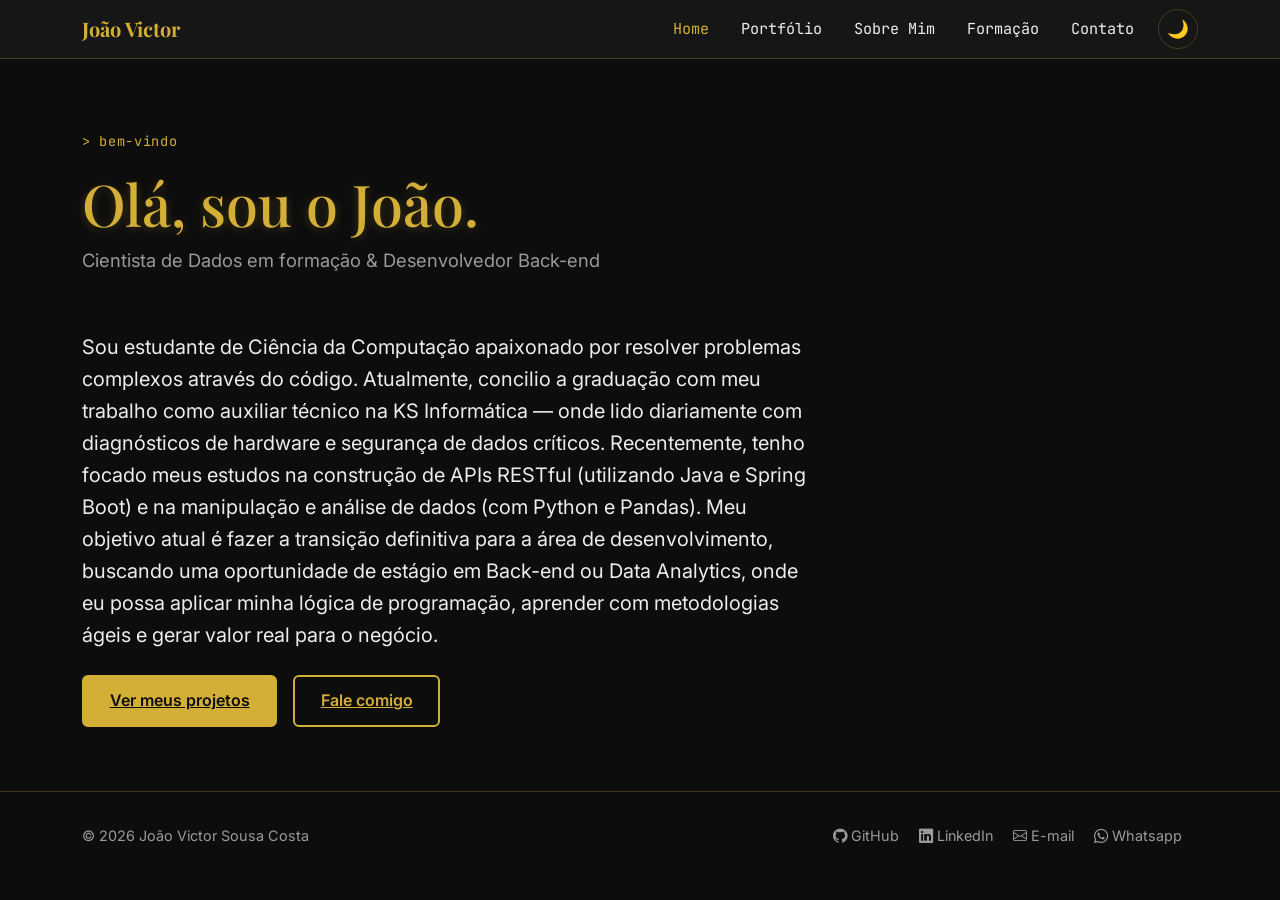
<file: index.html>
<!DOCTYPE html>
<html lang="pt-br">
<head>
  <meta charset="UTF-8">
  <meta name="viewport" content="width=device-width, initial-scale=1.0">
  <title>Home - João Victor</title>

  <!-- Bootstrap 5: nos dá a navbar responsiva, o grid e o modal prontos -->
  <link rel="stylesheet" href="https://cdn.jsdelivr.net/npm/bootstrap@5.3.3/dist/css/bootstrap.min.css">
  <!-- Ícones (usados no rodapé, para GitHub/LinkedIn/E-mail) -->
  <link rel="stylesheet" href="https://cdn.jsdelivr.net/npm/bootstrap-icons@1.11.3/font/bootstrap-icons.css">
  <!-- Fontes do Google Fonts -->
  <link rel="preconnect" href="https://fonts.googleapis.com">
  <link href="https://fonts.googleapis.com/css2?family=Playfair+Display:wght@600;700&family=Inter:wght@400;500&family=JetBrains+Mono:wght@400;500&display=swap" rel="stylesheet">
  <!-- Nosso CSS por cima do Bootstrap (a ordem importa: o nosso vem depois) -->
  <link rel="stylesheet" href="css/estilo.css">
</head>
<body>

  <!-- ====================== NAVBAR ======================
      Isso é um componente PRONTO do Bootstrap. Os atributos
      data-bs-toggle="collapse" e data-bs-target="#menu-lista" são o
      que faz o menu virar um "hamburguer" sozinho em telas pequenas,
      sem precisarmos escrever JavaScript para isso. -->
  <nav class="navbar navbar-expand-md navbar-portfolio sticky-top">
    <div class="container">
      <a class="navbar-brand" href="index.html">João Victor</a>

      <button class="navbar-toggler" type="button" data-bs-toggle="collapse" data-bs-target="#menu-lista" aria-label="Abrir menu">
        <span class="navbar-toggler-icon"></span>
      </button>

      <div class="collapse navbar-collapse" id="menu-lista">
        <ul class="navbar-nav ms-auto align-items-md-center gap-md-3">
          <li class="nav-item"><a class="nav-link active" href="index.html">Home</a></li>
          <li class="nav-item"><a class="nav-link" href="portfolio.html">Portfólio</a></li>
          <li class="nav-item"><a class="nav-link" href="sobreMim.html">Sobre Mim</a></li>
          <li class="nav-item"><a class="nav-link" href="formacao.html">Formação</a></li>
          <li class="nav-item"><a class="nav-link" href="contato.html">Contato</a></li>
          <li class="nav-item mt-2 mt-md-0">
            <!-- Botão de tema: o script.js escuta o clique aqui -->
            <button id="btn-tema" class="btn-tema" aria-label="Mudar para modo claro">🌙</button>
          </li>
        </ul>
      </div>
    </div>
  </nav>

  <!-- ====================== CONTEÚDO ====================== -->
  <main class="container">
    <section class="hero">
      <p class="eyebrow">bem-vindo</p>
      <h1>Olá, sou o João.</h1>
      <p class="subtitulo">Cientista de Dados em formação &amp; Desenvolvedor Back-end</p>
    </section>

    <section class="row">
      <div class="col-lg-8">
        <p class="fs-5">
          Sou estudante de Ciência da Computação apaixonado por resolver problemas complexos através do código.
          Atualmente, concilio a graduação com meu trabalho como auxiliar técnico na KS Informática
          — onde lido diariamente com diagnósticos de hardware e segurança de dados críticos. 
          Recentemente, tenho focado meus estudos na construção de APIs RESTful (utilizando Java e Spring Boot)
          e na manipulação e análise de dados (com Python e Pandas).
          Meu objetivo atual é fazer a transição definitiva para a área de desenvolvimento, buscando uma oportunidade de estágio em Back-end ou Data Analytics,
          onde eu possa aplicar minha lógica de programação, aprender com metodologias ágeis e gerar valor real para o negócio.
        </p>

        <div class="d-flex flex-wrap gap-3 mt-4">
          <a href="portfolio.html" class="btn-dourado">Ver meus projetos</a>
          <a href="contato.html" class="btn-vazado">Fale comigo</a>
        </div>
      </div>
    </section>
  </main>

  <!-- ====================== RODAPÉ ======================
      Repetido em todas as páginas, para os links de contato
      estarem sempre visíveis, sem precisar entrar em Contato. -->
  <footer class="footer-portfolio">
    <div class="container d-flex flex-wrap justify-content-between gap-2">
      <span>&copy; 2026 João Victor Sousa Costa</span>
      <div>
        <a href="https://github.com/Jaum-dev" target="_blank"><i class="bi bi-github"></i> GitHub</a>
        <a href="https://www.linkedin.com/in/joao-victor-sousa-costa" target="_blank"><i class="bi bi-linkedin"></i> LinkedIn</a>
        <a href="mailto:Jaum.dev@outlook.com"><i class="bi bi-envelope"></i> E-mail</a>
        <a href="https://wa.me/5585997731552" target="_blank"><i class="bi bi-whatsapp"></i> Whatsapp</a>
      </div>
    </div>
  </footer>

  <!-- Bootstrap JS (precisa vir ANTES do nosso script.js, pois o
      script.js usa "bootstrap.Modal" na página de contato) -->
  <script src="https://cdn.jsdelivr.net/npm/bootstrap@5.3.3/dist/js/bootstrap.bundle.min.js"></script>
  <script src="js/script.js"></script>
</body>
</html>
</file>
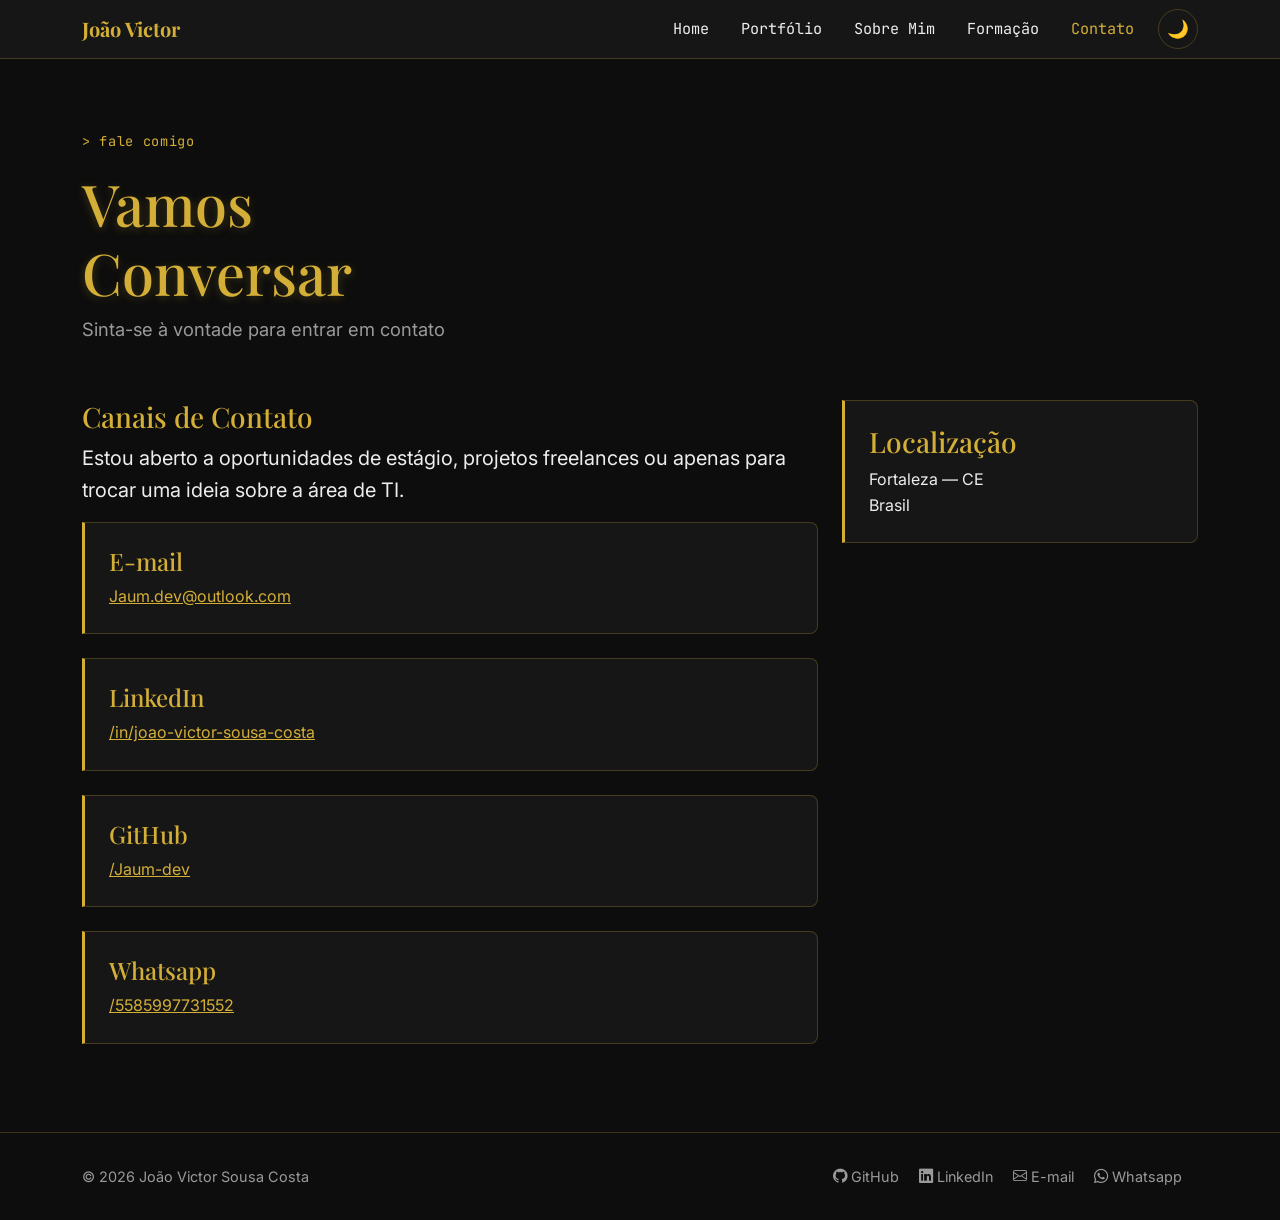
<file: contato.html>
<!DOCTYPE html>
<html lang="pt-br">
<head>
  <meta charset="UTF-8">
  <meta name="viewport" content="width=device-width, initial-scale=1.0">
  <title>Contato - João Victor</title>
  <link rel="stylesheet" href="https://cdn.jsdelivr.net/npm/bootstrap@5.3.3/dist/css/bootstrap.min.css">
  <link rel="stylesheet" href="https://cdn.jsdelivr.net/npm/bootstrap-icons@1.11.3/font/bootstrap-icons.css">
  <link rel="preconnect" href="https://fonts.googleapis.com">
  <link href="https://fonts.googleapis.com/css2?family=Playfair+Display:wght@600;700&family=Inter:wght@400;500&family=JetBrains+Mono:wght@400;500&display=swap" rel="stylesheet">
  <link rel="stylesheet" href="css/estilo.css">
</head>
<body>

  <nav class="navbar navbar-expand-md navbar-portfolio sticky-top">
    <div class="container">
      <a class="navbar-brand" href="index.html">João Victor</a>
      <button class="navbar-toggler" type="button" data-bs-toggle="collapse" data-bs-target="#menu-lista" aria-label="Abrir menu">
        <span class="navbar-toggler-icon"></span>
      </button>
      <div class="collapse navbar-collapse" id="menu-lista">
        <ul class="navbar-nav ms-auto align-items-md-center gap-md-3">
          <li class="nav-item"><a class="nav-link" href="index.html">Home</a></li>
          <li class="nav-item"><a class="nav-link" href="portfolio.html">Portfólio</a></li>
          <li class="nav-item"><a class="nav-link" href="sobreMim.html">Sobre Mim</a></li>
          <li class="nav-item"><a class="nav-link" href="formacao.html">Formação</a></li>
          <li class="nav-item"><a class="nav-link active" href="contato.html">Contato</a></li>
          <li class="nav-item mt-2 mt-md-0">
            <button id="btn-tema" class="btn-tema" aria-label="Mudar para modo claro">🌙</button>
          </li>
        </ul>
      </div>
    </div>
  </nav>

  <main class="container">
    <section class="hero">
      <p class="eyebrow">fale comigo</p>
      <h1>Vamos<br>Conversar</h1>
      <p class="subtitulo">Sinta-se à vontade para entrar em contato</p>
    </section>

    <div class="row g-4">
      <div class="col-lg-8">
        <h3 class="titulo1">Canais de Contato</h3>
        <p class="fs-5">
          Estou aberto a oportunidades de estágio, projetos freelances ou apenas
          para trocar uma ideia sobre a área de TI.
        </p>

        <div class="card-portfolio">
          <h4>E-mail</h4>
          <p class="mb-0"><a href="mailto:Jaum.dev@outlook.com">Jaum.dev@outlook.com</a></p>
        </div>
        <div class="card-portfolio">
          <h4>LinkedIn</h4>
          <p class="mb-0"><a href="https://www.linkedin.com/in/joao-victor-sousa-costa" target="_blank">/in/joao-victor-sousa-costa</a></p>
        </div>
        <div class="card-portfolio">
          <h4>GitHub</h4>
          <p class="mb-0"><a href="https://github.com/Jaum-dev" target="_blank">/Jaum-dev</a></p>
        </div>
        <div class="card-portfolio">
          <h4>Whatsapp</h4>
          <p class="mb-0"><a href="https://wa.me/5585997731552" target="_blank">/5585997731552</a></p>
        </div>

      </div>

      <div class="col-lg-4">
        <div class="card-portfolio">
          <h3>Localização</h3>
          <p class="mb-0">Fortaleza — CE<br>Brasil</p>
        </div>
      </div>
    </div>
  </main>

  <footer class="footer-portfolio">
    <div class="container d-flex flex-wrap justify-content-between gap-2">
      <span>&copy; 2026 João Victor Sousa Costa</span>
      <div>
        <a href="https://github.com/Jaum-dev" target="_blank"><i class="bi bi-github"></i> GitHub</a>
        <a href="https://www.linkedin.com/in/joao-victor-sousa-costa" target="_blank"><i class="bi bi-linkedin"></i> LinkedIn</a>
        <a href="mailto:Jaum.dev@outlook.com"><i class="bi bi-envelope"></i> E-mail</a>
        <a href="https://wa.me/5585997731552" target="_blank"><i class="bi bi-whatsapp"></i> Whatsapp</a>
      </div>
    </div>
  </footer>

  <!-- ====================== MODAL DE CONTATO ======================
      Estrutura padrão do Bootstrap para modal. tabindex="-1" e os
      atributos aria-* são para acessibilidade (leitores de tela). -->
  <div class="modal fade" id="modal-contato" tabindex="-1" aria-labelledby="modal-contato-titulo" aria-hidden="true">
    <div class="modal-dialog modal-dialog-centered">
      <div class="modal-content">
        <div class="modal-header">
          <h3 class="modal-title" id="modal-contato-titulo">Mande uma mensagem</h3>
          <button type="button" class="btn-close" data-bs-dismiss="modal" aria-label="Fechar"></button>
        </div>
        <div class="modal-body">
          <form id="form-contato" novalidate>
            <div class="mb-3">
              <label for="nome" class="form-label">Nome</label>
              <input type="text" id="nome" class="form-control" placeholder="Seu nome completo">
            </div>
            <div class="mb-3">
              <label for="email" class="form-label">E-mail</label>
              <input type="email" id="email" class="form-control" placeholder="usuario@dominio.com">
            </div>
            <div class="mb-3">
              <label for="mensagem" class="form-label">Mensagem</label>
              <textarea id="mensagem" class="form-control" rows="4" placeholder="Como posso ajudar?"></textarea>
            </div>
            <button type="submit" class="btn-dourado w-100">Enviar Agora</button>
          </form>
        </div>
      </div>
    </div>
  </div>

  <script src="https://cdn.jsdelivr.net/npm/bootstrap@5.3.3/dist/js/bootstrap.bundle.min.js"></script>
  <script src="js/script.js"></script>
</body>
</html>
</file>
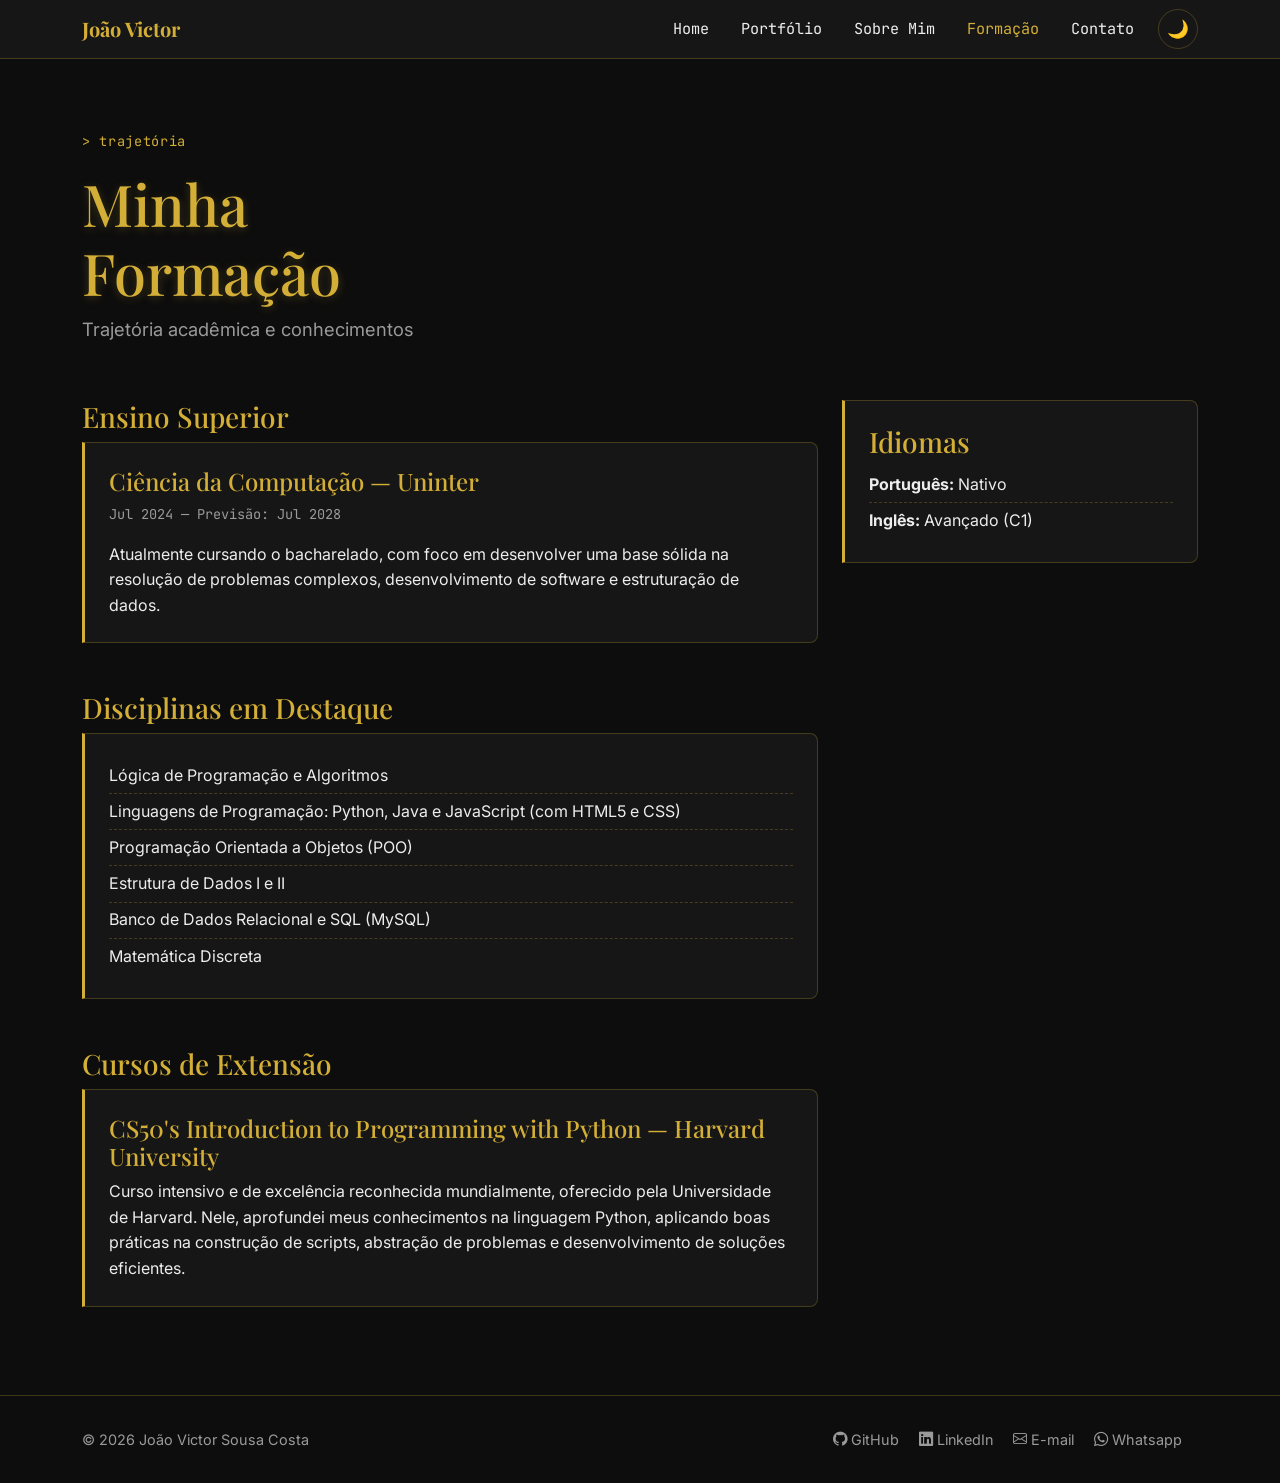
<file: formacao.html>
<!DOCTYPE html>
<html lang="pt-br">
<head>
  <meta charset="UTF-8">
  <meta name="viewport" content="width=device-width, initial-scale=1.0">
  <title>Formação - João Victor</title>
  <link rel="stylesheet" href="https://cdn.jsdelivr.net/npm/bootstrap@5.3.3/dist/css/bootstrap.min.css">
  <link rel="stylesheet" href="https://cdn.jsdelivr.net/npm/bootstrap-icons@1.11.3/font/bootstrap-icons.css">
  <link rel="preconnect" href="https://fonts.googleapis.com">
  <link href="https://fonts.googleapis.com/css2?family=Playfair+Display:wght@600;700&family=Inter:wght@400;500&family=JetBrains+Mono:wght@400;500&display=swap" rel="stylesheet">
  <link rel="stylesheet" href="css/estilo.css">
</head>
<body>

  <nav class="navbar navbar-expand-md navbar-portfolio sticky-top">
    <div class="container">
      <a class="navbar-brand" href="index.html">João Victor</a>
      <button class="navbar-toggler" type="button" data-bs-toggle="collapse" data-bs-target="#menu-lista" aria-label="Abrir menu">
        <span class="navbar-toggler-icon"></span>
      </button>
      <div class="collapse navbar-collapse" id="menu-lista">
        <ul class="navbar-nav ms-auto align-items-md-center gap-md-3">
          <li class="nav-item"><a class="nav-link" href="index.html">Home</a></li>
          <li class="nav-item"><a class="nav-link" href="portfolio.html">Portfólio</a></li>
          <li class="nav-item"><a class="nav-link" href="sobreMim.html">Sobre Mim</a></li>
          <li class="nav-item"><a class="nav-link active" href="formacao.html">Formação</a></li>
          <li class="nav-item"><a class="nav-link" href="contato.html">Contato</a></li>
          <li class="nav-item mt-2 mt-md-0">
            <button id="btn-tema" class="btn-tema" aria-label="Mudar para modo claro">🌙</button>
          </li>
        </ul>
      </div>
    </div>
  </nav>

  <main class="container">
    <section class="hero">
      <p class="eyebrow">trajetória</p>
      <h1>Minha<br>Formação</h1>
      <p class="subtitulo">Trajetória acadêmica e conhecimentos</p>
    </section>

    <div class="row g-4">
      <div class="col-lg-8">
        <h3 class="titulo1">Ensino Superior</h3>
        <div class="card-portfolio">
          <h4>Ciência da Computação — Uninter</h4>
          <p class="data">Jul 2024 — Previsão: Jul 2028</p>
          <p class="mb-0">
            Atualmente cursando o bacharelado, com foco em desenvolver uma base
            sólida na resolução de problemas complexos, desenvolvimento de software
            e estruturação de dados.
          </p>
        </div>

        <h3 class="titulo1 mt-5">Disciplinas em Destaque</h3>
        <div class="card-portfolio">
          <ul class="lista-limpa fs-6">
            <li>Lógica de Programação e Algoritmos</li>
            <li>Linguagens de Programação: Python, Java e JavaScript (com HTML5 e CSS)</li>
            <li>Programação Orientada a Objetos (POO)</li>
            <li>Estrutura de Dados I e II</li>
            <li>Banco de Dados Relacional e SQL (MySQL)</li>
            <li>Matemática Discreta</li>
          </ul>
        </div>

        <h3 class="titulo1 mt-5">Cursos de Extensão</h3>
        <div class="card-portfolio">
          <h4>CS50's Introduction to Programming with Python — Harvard University</h4>
          <p class="mb-0">
            Curso intensivo e de excelência reconhecida mundialmente, oferecido pela
            Universidade de Harvard. Nele, aprofundei meus conhecimentos na linguagem
            Python, aplicando boas práticas na construção de scripts, abstração de
            problemas e desenvolvimento de soluções eficientes.
          </p>
        </div>
      </div>

      <div class="col-lg-4">
        <div class="card-portfolio">
          <h3>Idiomas</h3>
          <ul class="lista-limpa fs-6">
            <li><strong>Português:</strong> Nativo</li>
            <li><strong>Inglês:</strong> Avançado (C1)</li>
          </ul>
        </div>
      </div>
    </div>
  </main>

  <footer class="footer-portfolio">
    <div class="container d-flex flex-wrap justify-content-between gap-2">
      <span>&copy; 2026 João Victor Sousa Costa</span>
      <div>
        <a href="https://github.com/Jaum-dev" target="_blank"><i class="bi bi-github"></i> GitHub</a>
        <a href="https://www.linkedin.com/in/joao-victor-sousa-costa" target="_blank"><i class="bi bi-linkedin"></i> LinkedIn</a>
        <a href="mailto:Jaum.dev@outlook.com"><i class="bi bi-envelope"></i> E-mail</a>
        <a href="https://wa.me/5585997731552" target="_blank"><i class="bi bi-whatsapp"></i> Whatsapp</a>
      </div>
    </div>
  </footer>

  <script src="https://cdn.jsdelivr.net/npm/bootstrap@5.3.3/dist/js/bootstrap.bundle.min.js"></script>
  <script src="js/script.js"></script>
</body>
</html>
</file>
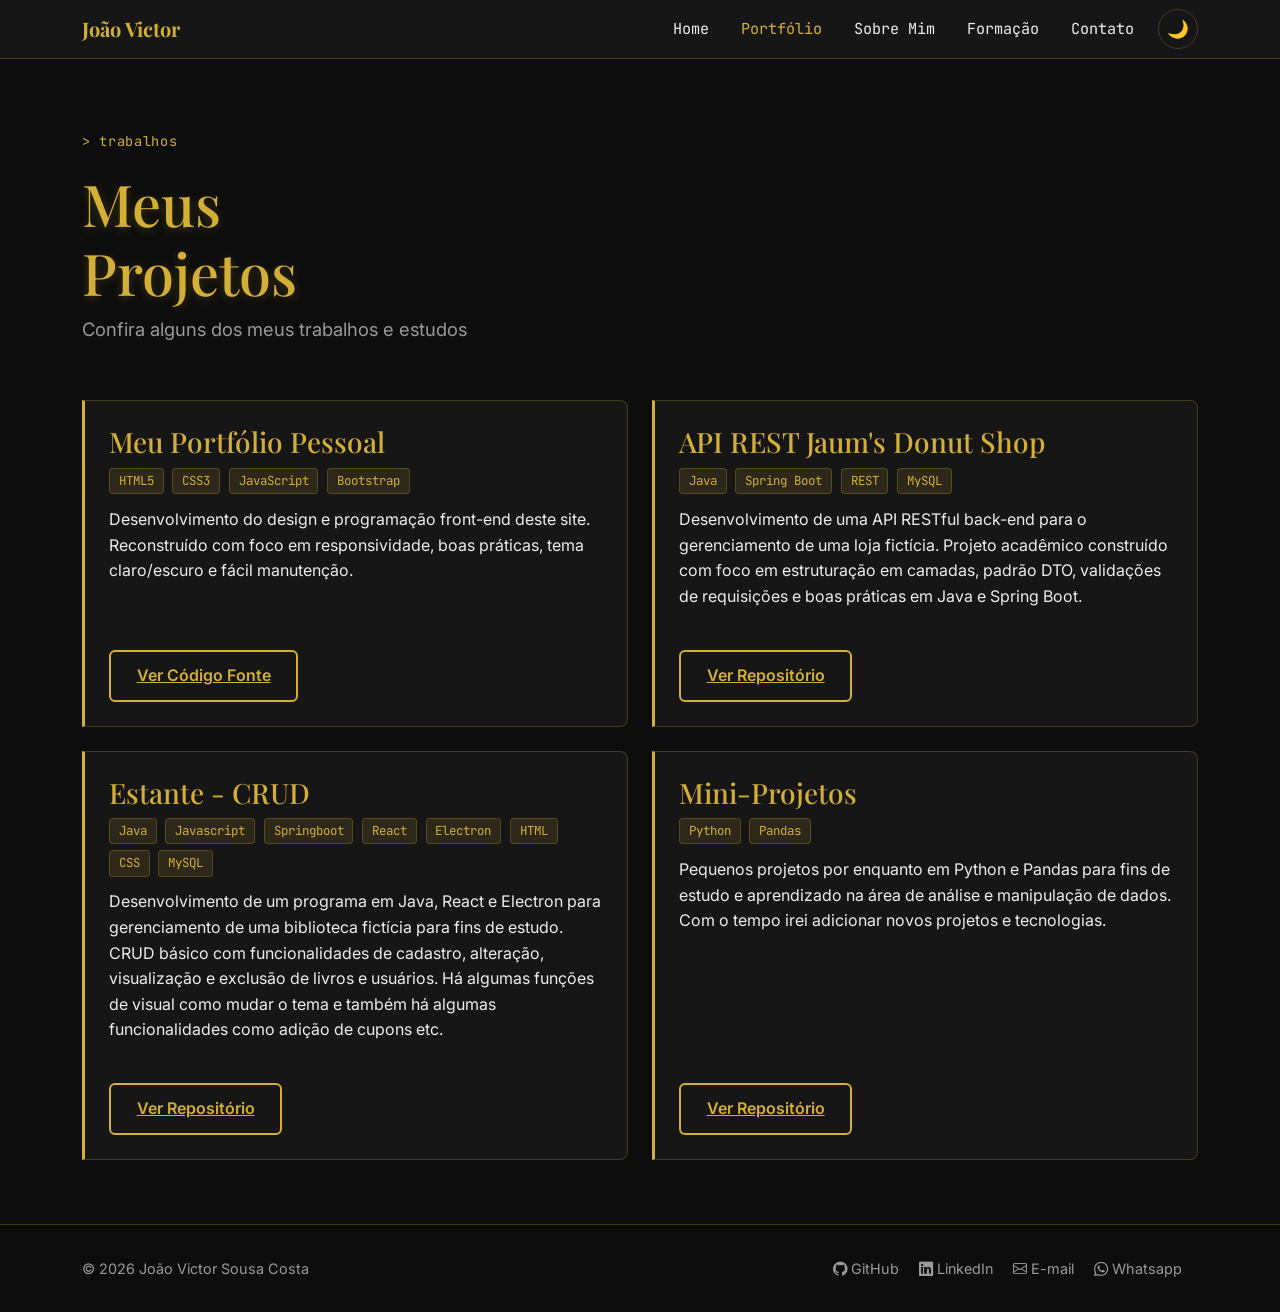
<file: portfolio.html>
<!DOCTYPE html>
<html lang="pt-br">
<head>
  <meta charset="UTF-8">
  <meta name="viewport" content="width=device-width, initial-scale=1.0">
  <title>Portfólio - João Victor</title>
  <link rel="stylesheet" href="https://cdn.jsdelivr.net/npm/bootstrap@5.3.3/dist/css/bootstrap.min.css">
  <link rel="stylesheet" href="https://cdn.jsdelivr.net/npm/bootstrap-icons@1.11.3/font/bootstrap-icons.css">
  <link rel="preconnect" href="https://fonts.googleapis.com">
  <link href="https://fonts.googleapis.com/css2?family=Playfair+Display:wght@600;700&family=Inter:wght@400;500&family=JetBrains+Mono:wght@400;500&display=swap" rel="stylesheet">
  <link rel="stylesheet" href="css/estilo.css">
</head>
<body>

  <nav class="navbar navbar-expand-md navbar-portfolio sticky-top">
    <div class="container">
      <a class="navbar-brand" href="index.html">João Victor</a>
      <button class="navbar-toggler" type="button" data-bs-toggle="collapse" data-bs-target="#menu-lista" aria-label="Abrir menu">
        <span class="navbar-toggler-icon"></span>
      </button>
      <div class="collapse navbar-collapse" id="menu-lista">
        <ul class="navbar-nav ms-auto align-items-md-center gap-md-3">
          <li class="nav-item"><a class="nav-link" href="index.html">Home</a></li>
          <li class="nav-item"><a class="nav-link active" href="portfolio.html">Portfólio</a></li>
          <li class="nav-item"><a class="nav-link" href="sobreMim.html">Sobre Mim</a></li>
          <li class="nav-item"><a class="nav-link" href="formacao.html">Formação</a></li>
          <li class="nav-item"><a class="nav-link" href="contato.html">Contato</a></li>
          <li class="nav-item mt-2 mt-md-0">
            <button id="btn-tema" class="btn-tema" aria-label="Mudar para modo claro">🌙</button>
          </li>
        </ul>
      </div>
    </div>
  </nav>

  <main class="container">
    <section class="hero">
      <p class="eyebrow">trabalhos</p>
      <h1>Meus<br>Projetos</h1>
      <p class="subtitulo">Confira alguns dos meus trabalhos e estudos</p>
    </section>

    <div class="row g-4">
      
      <div class="col-md-6">
        <div class="card-portfolio h-100 d-flex flex-column">
          <h3>Meu Portfólio Pessoal</h3>
          <div class="mb-2">
            <span class="tag-tech">HTML5</span>
            <span class="tag-tech">CSS3</span>
            <span class="tag-tech">JavaScript</span>
            <span class="tag-tech">Bootstrap</span>
          </div>
          <p class="flex-grow-1">
            Desenvolvimento do design e programação front-end deste site. Reconstruído
            com foco em responsividade, boas práticas, tema claro/escuro e fácil
            manutenção.
          </p>
          <a href="https://jaum-dev.github.io/portfolio/" target="_blank" class="btn-vazado align-self-start">Ver Código Fonte</a>
        </div>
      </div>

            <div class="col-md-6">
        <div class="card-portfolio h-100 d-flex flex-column">
          <h3>API REST Jaum's Donut Shop</h3>
          <div class="mb-2">
            <span class="tag-tech">Java</span>
            <span class="tag-tech">Spring Boot</span>
            <span class="tag-tech">REST</span>
            <span class="tag-tech">MySQL</span>
          </div>
          <p class="flex-grow-1">
            Desenvolvimento de uma API RESTful back-end para o gerenciamento de uma loja fictícia.
            Projeto acadêmico construído com foco em estruturação em camadas,
            padrão DTO, validações de requisições e boas práticas em Java e Spring Boot.
          </p>
          <a href="https://github.com/Jaum-dev/api-rest-donutshop" target="_blank" class="btn-vazado align-self-start">Ver Repositório</a>
        </div>
      </div>

      <div class="col-md-6">
        <div class="card-portfolio h-100 d-flex flex-column">
          <img src="img/estante-crud.png" alt="Estante - CRUD" class="card-portfolio-bg">
          <h3>Estante - CRUD</h3>
          <div class="mb-2">
            <span class="tag-tech">Java</span>
            <span class="tag-tech">Javascript</span>
            <span class="tag-tech">Springboot</span>
            <span class="tag-tech">React</span>
            <span class="tag-tech">Electron</span>
            <span class="tag-tech">HTML</span>
            <span class="tag-tech">CSS</span>
            <span class="tag-tech">MySQL</span>
          </div>
          <p class="flex-grow-1">
            Desenvolvimento de um programa em Java, React e Electron
            para gerenciamento de uma biblioteca fictícia para fins de estudo.
            CRUD básico com funcionalidades de cadastro, alteração, visualização
            e exclusão de livros e usuários. Há algumas funções de visual como mudar o tema
            e também há algumas funcionalidades como adição de cupons etc.
          </p>
          <a href="https://github.com/Jaum-dev/estante-desktop" target="_blank" class="btn-vazado align-self-start">Ver Repositório</a>
        </div>
      </div>

      <div class="col-md-6">
        <div class="card-portfolio h-100 d-flex flex-column">
          <h3>Mini-Projetos</h3>
          <div class="mb-2">
            <span class="tag-tech">Python</span>
            <span class="tag-tech">Pandas</span>
          </div>
          <p class="flex-grow-1">
            Pequenos projetos por enquanto em Python e Pandas para
            fins de estudo e aprendizado na área de análise e manipulação
            de dados. Com o tempo irei adicionar novos projetos e tecnologias.
          </p>
          <a href="https://github.com/Jaum-dev/Mini-Projetos" target="_blank" class="btn-vazado align-self-start">Ver Repositório</a>
        </div>
      </div>
    </div>

  </main>

  <footer class="footer-portfolio">
    <div class="container d-flex flex-wrap justify-content-between gap-2">
      <span>&copy; 2026 João Victor Sousa Costa</span>
      <div>
        <a href="https://github.com/Jaum-dev" target="_blank"><i class="bi bi-github"></i> GitHub</a>
        <a href="https://www.linkedin.com/in/joao-victor-sousa-costa" target="_blank"><i class="bi bi-linkedin"></i> LinkedIn</a>
        <a href="mailto:Jaum.dev@outlook.com"><i class="bi bi-envelope"></i> E-mail</a>
        <a href="https://wa.me/5585997731552" target="_blank"><i class="bi bi-whatsapp"></i> Whatsapp</a>
      </div>
    </div>
  </footer>

  <script src="https://cdn.jsdelivr.net/npm/bootstrap@5.3.3/dist/js/bootstrap.bundle.min.js"></script>
  <script src="js/script.js"></script>
</body>
</html>
</file>
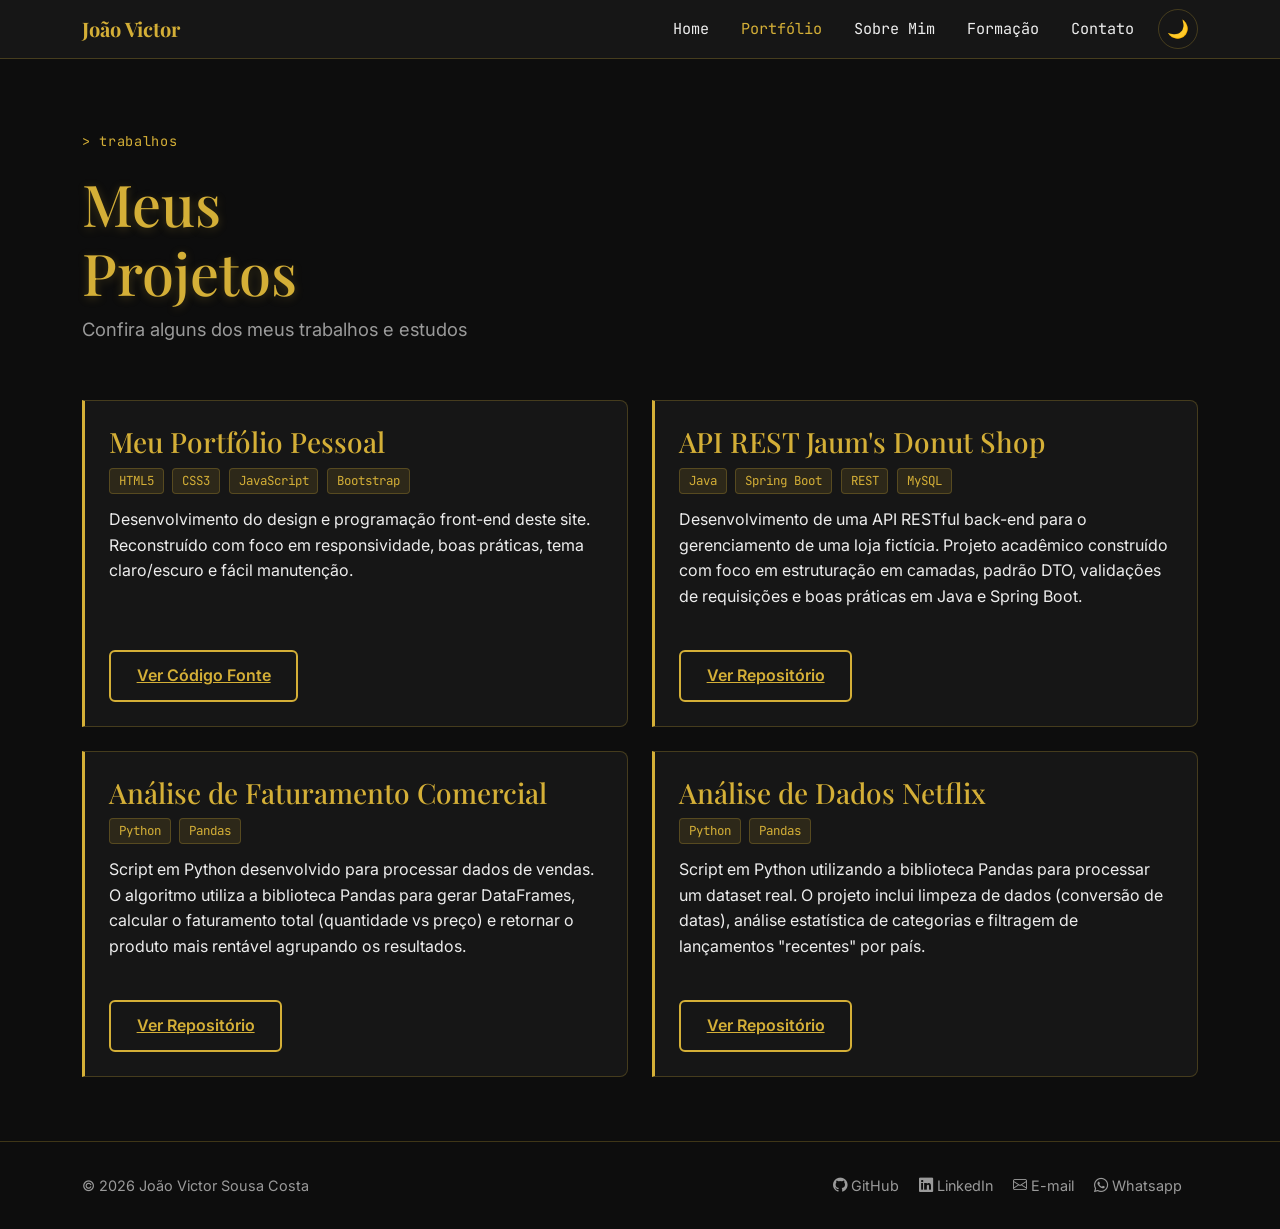
<file: portifolio.html>
<!DOCTYPE html>
<html lang="pt-br">
<head>
  <meta charset="UTF-8">
  <meta name="viewport" content="width=device-width, initial-scale=1.0">
  <title>Portfólio - João Victor</title>
  <link rel="stylesheet" href="https://cdn.jsdelivr.net/npm/bootstrap@5.3.3/dist/css/bootstrap.min.css">
  <link rel="stylesheet" href="https://cdn.jsdelivr.net/npm/bootstrap-icons@1.11.3/font/bootstrap-icons.css">
  <link rel="preconnect" href="https://fonts.googleapis.com">
  <link href="https://fonts.googleapis.com/css2?family=Playfair+Display:wght@600;700&family=Inter:wght@400;500&family=JetBrains+Mono:wght@400;500&display=swap" rel="stylesheet">
  <link rel="stylesheet" href="css/estilo.css">
</head>
<body>

  <nav class="navbar navbar-expand-md navbar-portfolio sticky-top">
    <div class="container">
      <a class="navbar-brand" href="index.html">João Victor</a>
      <button class="navbar-toggler" type="button" data-bs-toggle="collapse" data-bs-target="#menu-lista" aria-label="Abrir menu">
        <span class="navbar-toggler-icon"></span>
      </button>
      <div class="collapse navbar-collapse" id="menu-lista">
        <ul class="navbar-nav ms-auto align-items-md-center gap-md-3">
          <li class="nav-item"><a class="nav-link" href="index.html">Home</a></li>
          <li class="nav-item"><a class="nav-link active" href="portifolio.html">Portfólio</a></li>
          <li class="nav-item"><a class="nav-link" href="sobreMim.html">Sobre Mim</a></li>
          <li class="nav-item"><a class="nav-link" href="formacao.html">Formação</a></li>
          <li class="nav-item"><a class="nav-link" href="contato.html">Contato</a></li>
          <li class="nav-item mt-2 mt-md-0">
            <button id="btn-tema" class="btn-tema" aria-label="Mudar para modo claro">🌙</button>
          </li>
        </ul>
      </div>
    </div>
  </nav>

  <main class="container">
    <section class="hero">
      <p class="eyebrow">trabalhos</p>
      <h1>Meus<br>Projetos</h1>
      <p class="subtitulo">Confira alguns dos meus trabalhos e estudos</p>
    </section>

    <div class="row g-4">
      
      <div class="col-md-6">
        <div class="card-portfolio h-100 d-flex flex-column">
          <h3>Meu Portfólio Pessoal</h3>
          <div class="mb-2">
            <span class="tag-tech">HTML5</span>
            <span class="tag-tech">CSS3</span>
            <span class="tag-tech">JavaScript</span>
            <span class="tag-tech">Bootstrap</span>
          </div>
          <p class="flex-grow-1">
            Desenvolvimento do design e programação front-end deste site. Reconstruído
            com foco em responsividade, boas práticas, tema claro/escuro e fácil
            manutenção.
          </p>
          <a href="https://jaum-dev.github.io/portfolio/" target="_blank" class="btn-vazado align-self-start">Ver Código Fonte</a>
        </div>
      </div>

            <div class="col-md-6">
        <div class="card-portfolio h-100 d-flex flex-column">
          <h3>API REST Jaum's Donut Shop</h3>
          <div class="mb-2">
            <span class="tag-tech">Java</span>
            <span class="tag-tech">Spring Boot</span>
            <span class="tag-tech">REST</span>
            <span class="tag-tech">MySQL</span>
          </div>
          <p class="flex-grow-1">
            Desenvolvimento de uma API RESTful back-end para o gerenciamento de uma loja fictícia.
            Projeto acadêmico construído com foco em estruturação em camadas,
            padrão DTO, validações de requisições e boas práticas em Java e Spring Boot.
          </p>
          <a href="https://github.com/Jaum-dev/api-rest-donutshop" target="_blank" class="btn-vazado align-self-start">Ver Repositório</a>
        </div>
      </div>

      <div class="col-md-6">
        <div class="card-portfolio h-100 d-flex flex-column">
          <h3>Análise de Faturamento Comercial</h3>
          <div class="mb-2">
            <span class="tag-tech">Python</span>
            <span class="tag-tech">Pandas</span>
          </div>
          <p class="flex-grow-1">
            Script em Python desenvolvido para processar dados de vendas. O algoritmo
            utiliza a biblioteca Pandas para gerar DataFrames, calcular o faturamento
            total (quantidade vs preço) e retornar o produto mais rentável agrupando
            os resultados.
          </p>
          <a href="https://github.com/Jaum-dev/Mini-Projetos/tree/d099fb8208daf9e0ec16e2721d2d5b9dd21186ec/An%C3%A1lise%20de%20Faturamente%20de%20Vendas" target="_blank" class="btn-vazado align-self-start">Ver Repositório</a>
        </div>
      </div>

      <div class="col-md-6">
        <div class="card-portfolio h-100 d-flex flex-column">
          <h3>Análise de Dados Netflix</h3>
          <div class="mb-2">
            <span class="tag-tech">Python</span>
            <span class="tag-tech">Pandas</span>
          </div>
          <p class="flex-grow-1">
            Script em Python utilizando a biblioteca Pandas para processar um dataset
            real. O projeto inclui limpeza de dados (conversão de datas), análise
            estatística de categorias e filtragem de lançamentos "recentes" por país.
          </p>
          <a href="https://github.com/Jaum-dev/Mini-Projetos/tree/d099fb8208daf9e0ec16e2721d2d5b9dd21186ec/%C3%81nalise%20Cat%C3%A1logo%20Netflix" target="_blank" class="btn-vazado align-self-start">Ver Repositório</a>
        </div>
      </div>
    </div>

  </main>

  <footer class="footer-portfolio">
    <div class="container d-flex flex-wrap justify-content-between gap-2">
      <span>&copy; 2026 João Victor Sousa Costa</span>
      <div>
        <a href="https://github.com/Jaum-dev" target="_blank"><i class="bi bi-github"></i> GitHub</a>
        <a href="https://www.linkedin.com/in/joao-victor-sousa-costa" target="_blank"><i class="bi bi-linkedin"></i> LinkedIn</a>
        <a href="mailto:Jaum.dev@outlook.com"><i class="bi bi-envelope"></i> E-mail</a>
        <a href="https://wa.me/5585997731552" target="_blank"><i class="bi bi-whatsapp"></i> Whatsapp</a>
      </div>
    </div>
  </footer>

  <script src="https://cdn.jsdelivr.net/npm/bootstrap@5.3.3/dist/js/bootstrap.bundle.min.js"></script>
  <script src="js/script.js"></script>
</body>
</html>
</file>
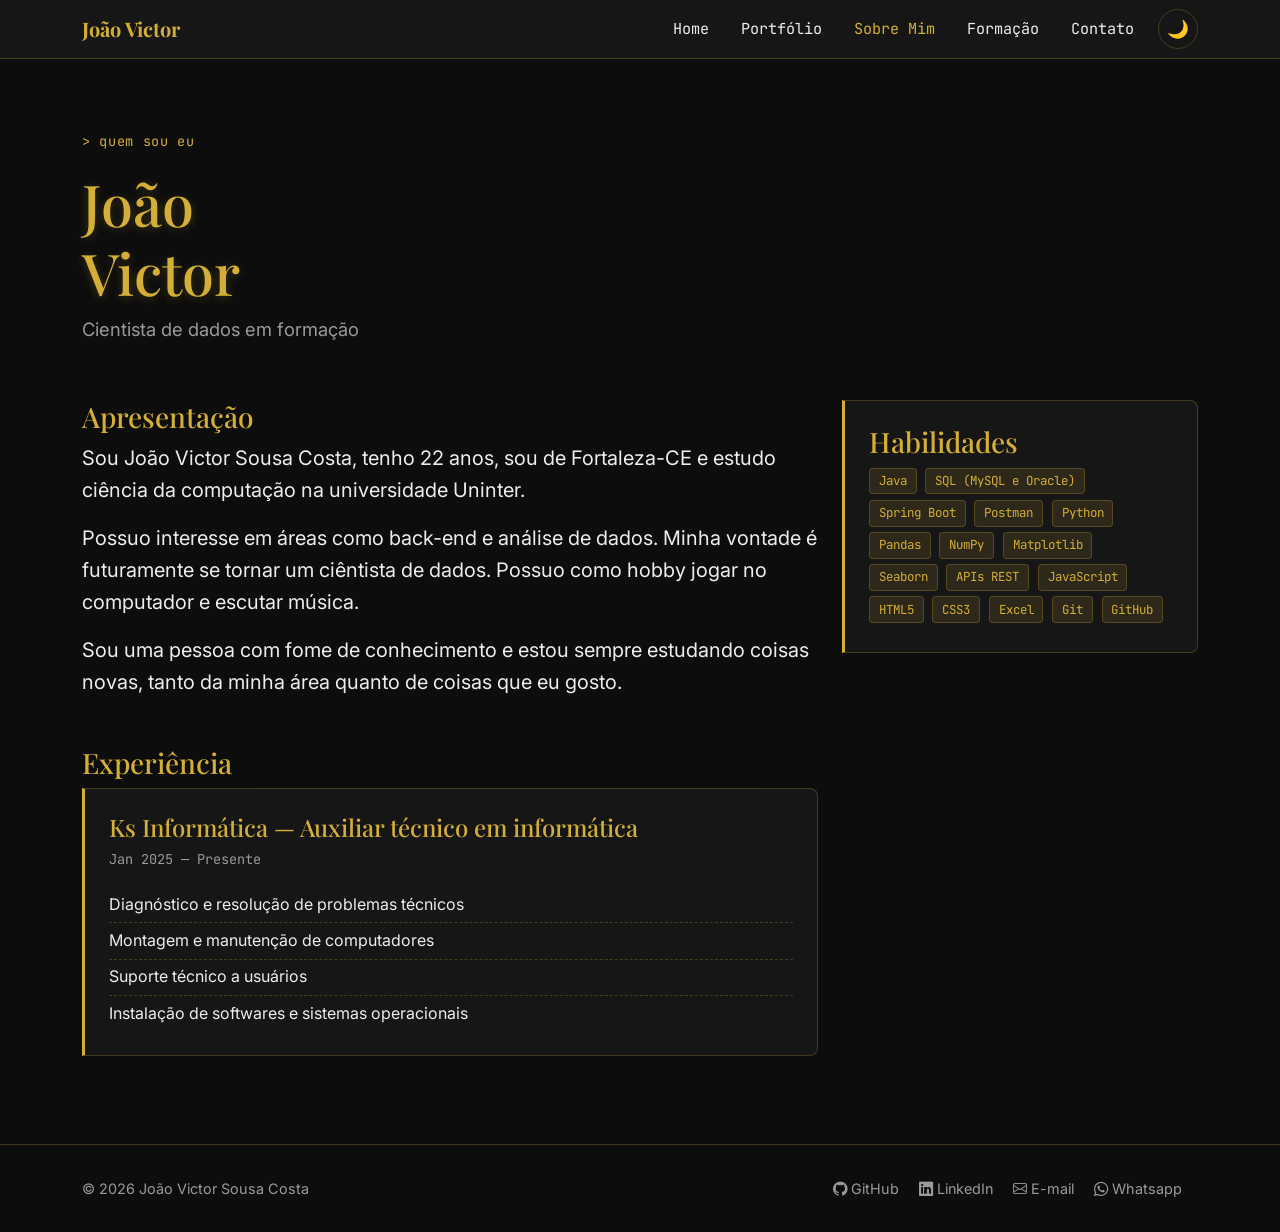
<file: sobreMim.html>
<!DOCTYPE html>
<html lang="pt-br">
<head>
  <meta charset="UTF-8">
  <meta name="viewport" content="width=device-width, initial-scale=1.0">
  <title>Sobre Mim - João Victor</title>
  <link rel="stylesheet" href="https://cdn.jsdelivr.net/npm/bootstrap@5.3.3/dist/css/bootstrap.min.css">
  <link rel="stylesheet" href="https://cdn.jsdelivr.net/npm/bootstrap-icons@1.11.3/font/bootstrap-icons.css">
  <link rel="preconnect" href="https://fonts.googleapis.com">
  <link href="https://fonts.googleapis.com/css2?family=Playfair+Display:wght@600;700&family=Inter:wght@400;500&family=JetBrains+Mono:wght@400;500&display=swap" rel="stylesheet">
  <link rel="stylesheet" href="css/estilo.css">
</head>
<body>

  <nav class="navbar navbar-expand-md navbar-portfolio sticky-top">
    <div class="container">
      <a class="navbar-brand" href="index.html">João Victor</a>
      <button class="navbar-toggler" type="button" data-bs-toggle="collapse" data-bs-target="#menu-lista" aria-label="Abrir menu">
        <span class="navbar-toggler-icon"></span>
      </button>
      <div class="collapse navbar-collapse" id="menu-lista">
        <ul class="navbar-nav ms-auto align-items-md-center gap-md-3">
          <li class="nav-item"><a class="nav-link" href="index.html">Home</a></li>
          <li class="nav-item"><a class="nav-link" href="portfolio.html">Portfólio</a></li>
          <li class="nav-item"><a class="nav-link active" href="sobreMim.html">Sobre Mim</a></li>
          <li class="nav-item"><a class="nav-link" href="formacao.html">Formação</a></li>
          <li class="nav-item"><a class="nav-link" href="contato.html">Contato</a></li>
          <li class="nav-item mt-2 mt-md-0">
            <button id="btn-tema" class="btn-tema" aria-label="Mudar para modo claro">🌙</button>
          </li>
        </ul>
      </div>
    </div>
  </nav>

  <main class="container">
    <section class="hero">
      <p class="eyebrow">quem sou eu</p>
      <h1>João<br>Victor</h1>
      <p class="subtitulo">Cientista de dados em formação</p>
    </section>

    <div class="row g-4">
      <!-- Bloco de apresentação -->
      <div class="col-lg-8">
        <h3 class="titulo1">Apresentação</h3>
        <p class="fs-5">
          Sou João Victor Sousa Costa, tenho 22 anos, sou de Fortaleza-CE e estudo
          ciência da computação na universidade Uninter.
        </p>
        <p class="fs-5">
          Possuo interesse em áreas como back-end e análise de dados. Minha vontade é futuramente se tornar um ciêntista de dados. 
          Possuo como hobby jogar no computador e escutar música.
        </p>
        <p class="fs-5">
          Sou uma pessoa com fome de conhecimento e estou sempre estudando coisas
          novas, tanto da minha área quanto de coisas que eu gosto.
        </p>

        <h3 class="titulo1 mt-5">Experiência</h3>
        <div class="card-portfolio">
          <h4>Ks Informática — Auxiliar técnico em informática</h4>
          <p class="data">Jan 2025 — Presente</p>
          <ul class="lista-limpa fs-6">
            <li>Diagnóstico e resolução de problemas técnicos</li>
            <li>Montagem e manutenção de computadores</li>
            <li>Suporte técnico a usuários</li>
            <li>Instalação de softwares e sistemas operacionais</li>
          </ul>
        </div>
      </div>

      <!-- Barra lateral de habilidades -->
      <div class="col-lg-4">
        <div class="card-portfolio">
          <h3>Habilidades</h3>
          <span class="tag-tech">Java</span>
          <span class="tag-tech">SQL (MySQL e Oracle)</span>
          <span class="tag-tech">Spring Boot</span>
          <span class="tag-tech">Postman</span>
          <span class="tag-tech">Python</span>
          <span class="tag-tech">Pandas</span>
          <span class="tag-tech">NumPy</span>
          <span class="tag-tech">Matplotlib</span>
          <span class="tag-tech">Seaborn</span>
          <span class="tag-tech">APIs REST</span>
          <span class="tag-tech">JavaScript</span>
          <span class="tag-tech">HTML5</span>
          <span class="tag-tech">CSS3</span>
          <span class="tag-tech">Excel</span>
          <span class="tag-tech">Git</span>
          <span class="tag-tech">GitHub</span>
        </div>
      </div>
    </div>
  </main>

  <footer class="footer-portfolio">
    <div class="container d-flex flex-wrap justify-content-between gap-2">
      <span>&copy; 2026 João Victor Sousa Costa</span>
      <div>
        <a href="https://github.com/Jaum-dev" target="_blank"><i class="bi bi-github"></i> GitHub</a>
        <a href="https://www.linkedin.com/in/joao-victor-sousa-costa" target="_blank"><i class="bi bi-linkedin"></i> LinkedIn</a>
        <a href="mailto:Jaum.dev@outlook.com"><i class="bi bi-envelope"></i> E-mail</a>
        <a href="https://wa.me/5585997731552" target="_blank"><i class="bi bi-whatsapp"></i> Whatsapp</a>
      </div>
    </div>
  </footer>

  <script src="https://cdn.jsdelivr.net/npm/bootstrap@5.3.3/dist/js/bootstrap.bundle.min.js"></script>
  <script src="js/script.js"></script>
</body>
</html>
</file>
<file: css/estilo.css>
/* ==========================================================================
   ESTILO.CSS
   Este arquivo tem 3 partes bem separadas, nessa ordem:
   1) VARIÁVEIS DE TEMA  -> as cores do site (modo escuro e modo claro)
   2) BASE                -> regras gerais (fonte, fundo, links...)
   3) COMPONENTES         -> navbar, botões, cards, formulário, footer

   Dica de manutenção: se quiser mudar uma cor do site inteiro, quase
   sempre você só precisa mexer na PARTE 1 (variáveis). O resto do
   arquivo usa essas variáveis, então a mudança se propaga sozinha.
   ========================================================================== */


/* ==========================================================================
   1) VARIÁVEIS DE TEMA
   -----------------------------------------------------------------------
   Uma "variável CSS" é um valor com nome, definido dentro de --nome: valor;
   Depois usamos var(--nome) em qualquer lugar do arquivo.

   O tema ESCURO é o padrão, então suas variáveis ficam em :root
   (a "raiz" do documento, ou seja, valem para o site inteiro).

   O tema CLARO só existe quando a tag <html> tem o atributo
   data-theme="light". É o JavaScript (js/script.js) quem adiciona ou
   remove esse atributo quando o usuário clica no botão de tema.
   ========================================================================== */

:root {
  /* Fundo (do mais escuro para o mais claro) */
  --bg: #0d0d0d;
  --bg-elevado: #161616;
  --bg-elevado-2: #1f1f1f;

  /* Texto */
  --texto: #ededed;
  --texto-suave: #9a9a9a;

  /* Cor de destaque (dourado) e variações dela */
  --destaque: #d4af37;
  --destaque-suave: rgba(212, 175, 55, 0.12);
  --borda: rgba(212, 175, 55, 0.25);

  /* Sombra do texto dourado (o "brilho" nos títulos) */
  --sombra-destaque: 0 2px 10px rgba(212, 175, 55, 0.25);

  /* Fontes: display = títulos grandes | corpo = texto normal | mono = detalhes técnicos */
  --fonte-display: "Playfair Display", "Times New Roman", serif;
  --fonte-corpo: "Inter", -apple-system, Segoe UI, sans-serif;
  --fonte-mono: "JetBrains Mono", "Courier New", monospace;

  /* Opacidade da imagem de hover nos cards */
  --img-hover-opacity: 0.15;
}

/* Tema claro: repetimos as mesmas variáveis com outros valores.
   Como o resto do CSS só lê var(--algo), nada mais precisa mudar. */
[data-theme="light"] {
  --bg: #f7f5f0;
  --bg-elevado: #ffffff;
  --bg-elevado-2: #efece4;

  --texto: #1c1c1c;
  --texto-suave: #5c5c5c;

  --destaque: #9c6f0b;
  --destaque-suave: rgba(156, 111, 11, 0.1);
  --borda: rgba(156, 111, 11, 0.3);

  --sombra-destaque: 0 2px 10px rgba(156, 111, 11, 0.12);
  --img-hover-opacity: 0.20;
}


/* ==========================================================================
   2) BASE
   ========================================================================== */

* {
  box-sizing: border-box;
}

html {
  scroll-behavior: smooth;
}

body {
  background-color: var(--bg);
  color: var(--texto);
  font-family: var(--fonte-corpo);
  line-height: 1.6;
  /* Transição suave ao trocar de tema, em vez de a cor "piscar" */
  transition: background-color 0.25s ease, color 0.25s ease;
}

h1, h2, h3, h4 {
  font-family: var(--fonte-display);
  color: var(--destaque);
}

a {
  color: var(--destaque);
}

a:hover {
  color: var(--destaque);
  opacity: 0.8;
}

/* Foco visível no teclado (acessibilidade: quem navega com Tab precisa ver
   onde está). Sem isso, pessoas que não usam mouse ficam "perdidas" no site. */
a:focus-visible,
button:focus-visible,
input:focus-visible,
textarea:focus-visible {
  outline: 2px solid var(--destaque);
  outline-offset: 3px;
}

/* Respeita quem pede menos animação no sistema operacional */
@media (prefers-reduced-motion: reduce) {
  * {
    animation-duration: 0.01ms !important;
    transition-duration: 0.01ms !important;
  }
}

.eyebrow {
  font-family: var(--fonte-mono);
  font-size: 0.85rem;
  letter-spacing: 0.05em;
  color: var(--destaque);
  text-transform: lowercase;
}

.eyebrow::before {
  content: "> ";
}

.papel {
  background-color: var(--bg-elevado);
  border: 1px solid var(--borda);
  border-radius: 10px;
}


/* ==========================================================================
   3) COMPONENTES
   ========================================================================== */

/* --- Navbar --- */
.navbar-portfolio {
  background-color: var(--bg-elevado);
  border-bottom: 1px solid var(--borda);
}

.navbar-portfolio .navbar-brand {
  font-family: var(--fonte-display);
  color: var(--destaque) !important;
  font-weight: 700;
}

.navbar-portfolio .nav-link {
  color: var(--texto) !important;
  font-family: var(--fonte-mono);
  font-size: 0.95rem;
}

.navbar-portfolio .nav-link.active {
  color: var(--destaque) !important;
}

.navbar-portfolio .navbar-toggler {
  border-color: var(--borda);
}

/* Botão de trocar tema (ícone sol/lua) */
.btn-tema {
  background: transparent;
  border: 1px solid var(--borda);
  border-radius: 50%;
  width: 40px;
  height: 40px;
  display: inline-flex;
  align-items: center;
  justify-content: center;
  color: var(--destaque);
  cursor: pointer;
  font-size: 1.1rem;
  transition: transform 0.2s ease;
}

.btn-tema:hover {
  transform: rotate(15deg);
}

/* --- Hero (cabeçalho de cada página) --- */
.hero {
  padding: 4.5rem 0 2.5rem;
}

.hero h1 {
  font-size: clamp(2.4rem, 5vw, 3.6rem);
  text-shadow: var(--sombra-destaque);
  margin-bottom: 0.5rem;
}

.hero .subtitulo {
  color: var(--texto-suave);
  font-size: 1.15rem;
}

/* --- Botões --- */
.btn-dourado {
  background-color: var(--destaque);
  border: 2px solid var(--destaque);
  color: var(--bg);
  font-weight: 600;
  padding: 0.7rem 1.6rem;
  border-radius: 6px;
  transition: all 0.25s ease;
}

.btn-dourado:hover {
  background-color: transparent;
  color: var(--destaque);
  transform: translateY(-2px);
}

.btn-vazado {
  background-color: transparent;
  border: 2px solid var(--destaque);
  color: var(--destaque);
  font-weight: 600;
  padding: 0.7rem 1.6rem;
  border-radius: 6px;
  transition: all 0.25s ease;
}

.btn-vazado:hover {
  background-color: var(--destaque);
  color: var(--bg);
  transform: translateY(-2px);
}

/* --- Cards genéricos (usados em Sobre Mim, Formação, Contato) --- */
.card-portfolio {
  background-color: var(--bg-elevado);
  border: 1px solid var(--borda);
  border-left: 3px solid var(--destaque);
  border-radius: 0 8px 8px 0;
  padding: 1.5rem;
  margin-bottom: 1.5rem;
  transition: transform 0.25s ease, border-color 0.25s ease;
  position: relative;
  overflow: hidden;
}

.card-portfolio > * {
  position: relative;
  z-index: 2;
}

.card-portfolio-bg {
  position: absolute;
  top: 0;
  left: 0;
  width: 100%;
  height: 100%;
  object-fit: cover;
  opacity: 0;
  transition: opacity 0.4s ease;
  z-index: 1;
}

.card-portfolio:hover .card-portfolio-bg {
  opacity: var(--img-hover-opacity);
}

.card-portfolio:hover {
  transform: translateX(6px);
  border-left-color: var(--texto-suave);
}

.card-portfolio h3,
.card-portfolio h4 {
  margin-top: 0;
}

.card-portfolio .data {
  font-family: var(--fonte-mono);
  font-size: 0.85rem;
  color: var(--texto-suave);
}

/* Selos de tecnologia (ex: "Python", "Pandas") */
.tag-tech {
  display: inline-block;
  font-family: var(--fonte-mono);
  font-size: 0.78rem;
  background-color: var(--destaque-suave);
  color: var(--destaque);
  border: 1px solid var(--borda);
  border-radius: 4px;
  padding: 0.15rem 0.55rem;
  margin: 0 0.3rem 0.3rem 0;
}

.lista-limpa {
  list-style: none;
  padding-left: 0;
  margin: 0;
}

.lista-limpa li {
  padding: 0.3rem 0;
  border-bottom: 1px dashed var(--borda);
  transition: transform 0.2s ease, color 0.2s ease;
}

.lista-limpa li:last-child {
  border-bottom: none;
}

.lista-limpa li:hover {
  color: var(--destaque);
  transform: translateX(4px);
}

/* --- Formulário de contato (dentro do modal Bootstrap) --- */
.modal-content {
  background-color: var(--bg-elevado);
  border: 1px solid var(--borda);
  color: var(--texto);
}

.modal-header,
.modal-footer {
  border-color: var(--borda);
}

/* O "X" de fechar do Bootstrap é escuro por padrão (bom pro modo claro).
   No modo escuro, precisamos clareá-lo pra ele ficar visível no fundo escuro. */
.modal-content .btn-close {
  filter: invert(1) grayscale(100%) brightness(200%);
}

[data-theme="light"] .modal-content .btn-close {
  filter: none;
}

.form-label {
  font-family: var(--fonte-mono);
  font-size: 0.85rem;
  color: var(--destaque);
}

.form-control {
  background-color: var(--bg);
  border: 1px solid var(--borda);
  color: var(--texto);
}

.form-control:focus {
  background-color: var(--bg);
  color: var(--texto);
  border-color: var(--destaque);
  box-shadow: 0 0 0 0.2rem var(--destaque-suave);
}

.form-control::placeholder {
  color: var(--texto-suave);
}

/* --- Footer --- */
.footer-portfolio {
  border-top: 1px solid var(--borda);
  padding: 2rem 0;
  margin-top: 4rem;
  color: var(--texto-suave);
  font-size: 0.9rem;
}

.footer-portfolio a {
  color: var(--texto-suave);
  text-decoration: none;
  margin-right: 1rem;
}

.footer-portfolio a:hover {
  color: var(--destaque);
}
</file>
